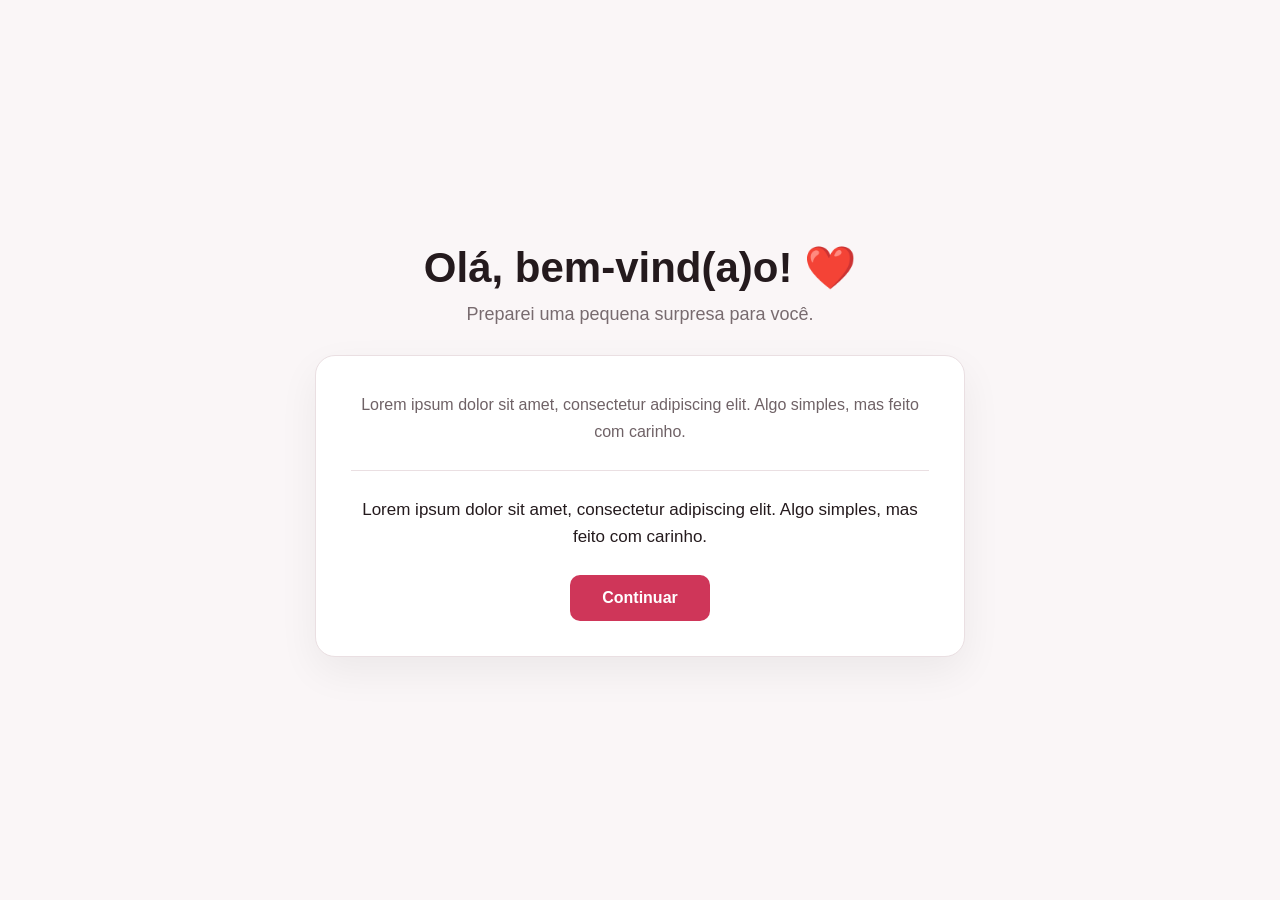
<file: index.html>
<!DOCTYPE html>
<html lang="pt-BR">

<head>
    <meta charset="UTF-8">
    <meta name="viewport" content="width=device-width, initial-scale=1.0">
    <link rel="stylesheet" href="style.css">
    <link rel="icon" href=".//Primeira Tela/src/img/icon.png" type="image/x-icon">
    <title>Olá, bem-vindo</title>
</head>

<body>

    <main class="container">

        <h1>Olá, bem-vind(a)o! ❤️</h1>

        <h3 class="descricao">
            Preparei uma pequena surpresa para você.
        </h3>

        <div class="caixa">

            <p>
                Lorem ipsum dolor sit amet, consectetur adipiscing elit.
                Algo simples, mas feito com carinho.
            </p>

            <hr>

            <h3>
                Lorem ipsum dolor sit amet, consectetur adipiscing elit.
                Algo simples, mas feito com carinho.
            </h3>

            <a href="/Primeira Tela/index.html" class="botao">
                Continuar
            </a>

        </div>

    </main>

</body>

</html>
</file>
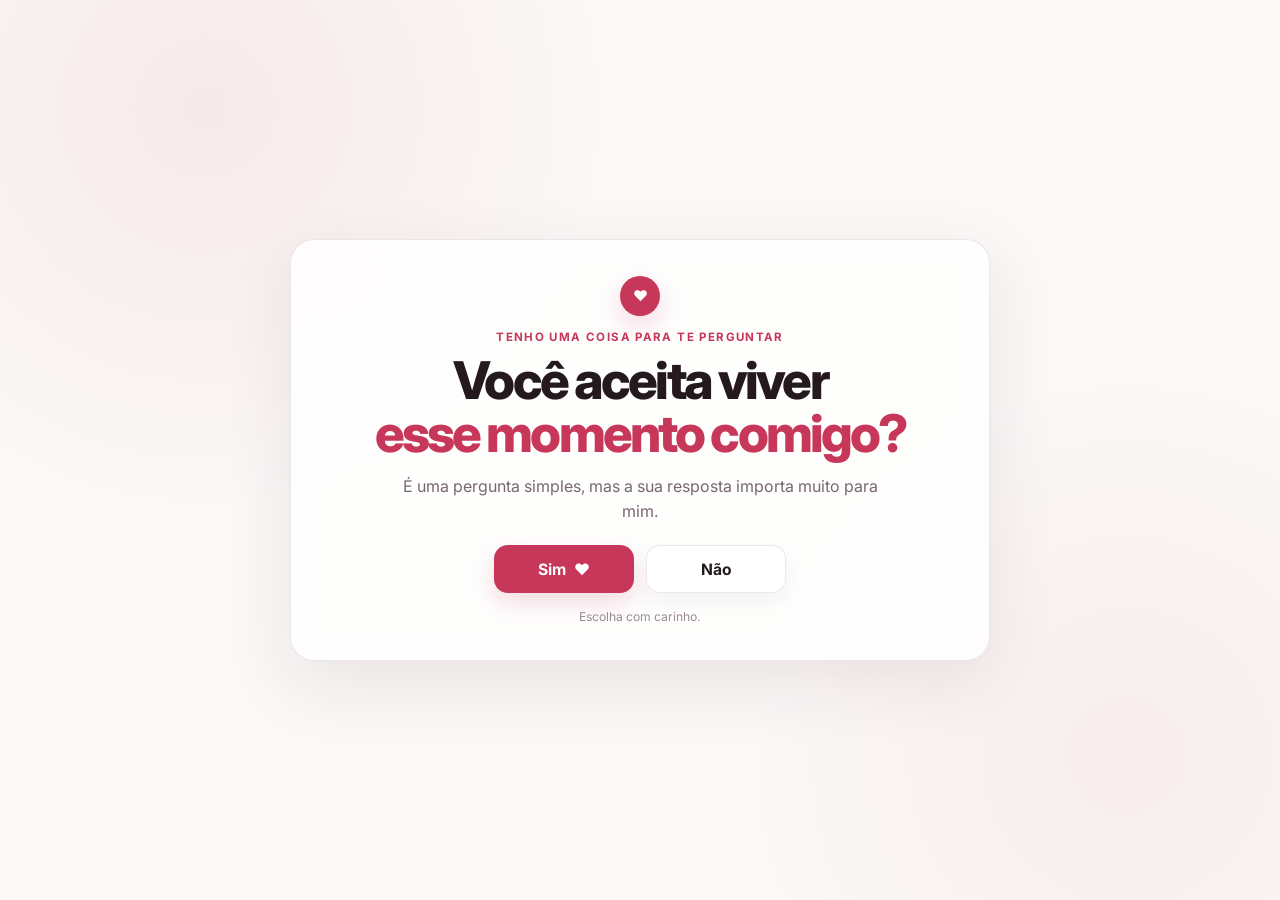
<file: Primeira Tela/index.html>
<!DOCTYPE html>
<html lang="pt-BR">
<head>
  <meta charset="UTF-8">
  <meta name="viewport" content="width=device-width, initial-scale=1.0">
  <meta name="theme-color" content="#fbf8f7">
  <meta name="description" content="Uma pergunta especial para você.">
  <title>Uma pergunta para você ❤️</title>

  <link rel="icon" type="image/png" href="src/img/icon.png">
  <link rel="preconnect" href="https://fonts.googleapis.com">
  <link rel="preconnect" href="https://fonts.gstatic.com" crossorigin>
  <link href="https://fonts.googleapis.com/css2?family=Inter:wght@400;500;600;700;800&display=swap" rel="stylesheet">
  <link rel="stylesheet" href="src/css/style.css">
</head>
<body>
  <main class="hero" aria-labelledby="pergunta-principal">
    <div class="hero__badge" aria-hidden="true">
      <span>♥</span>
    </div>

    <p class="hero__eyebrow">Tenho uma coisa para te perguntar</p>

    <h1 id="pergunta-principal">
      Você aceita viver<br>
      <span>esse momento comigo?</span>
    </h1>

    <p class="hero__text">
      É uma pergunta simples, mas a sua resposta importa muito para mim.
    </p>

    <div class="buttons" aria-label="Escolha uma resposta">
      <button id="sim" type="button" data-href="../Segunda tela/index.html">
        Sim <span aria-hidden="true">♥</span>
      </button>
      <button id="botao" type="button">Não</button>
    </div>

    <p class="hero__hint">Escolha com carinho.</p>
  </main>

  <script src="src/js/script.js"></script>
</body>
</html>
</file>
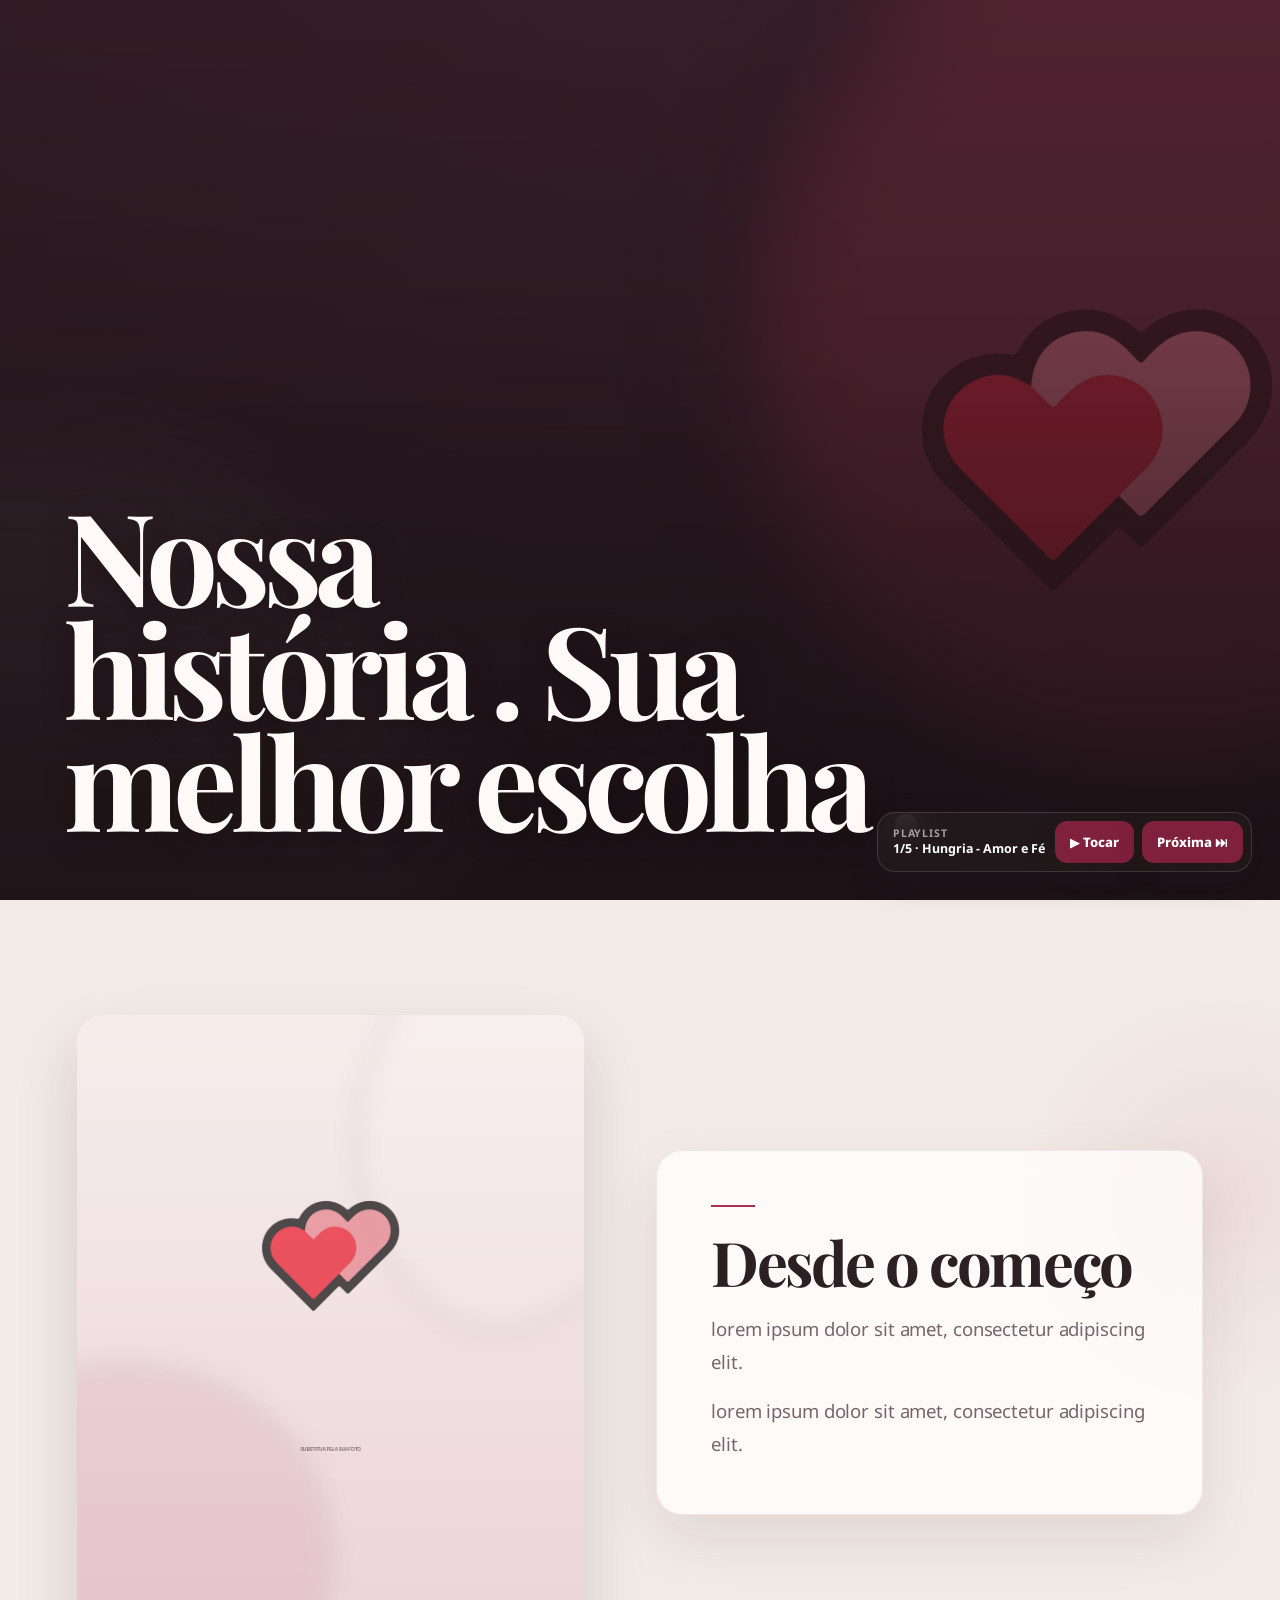
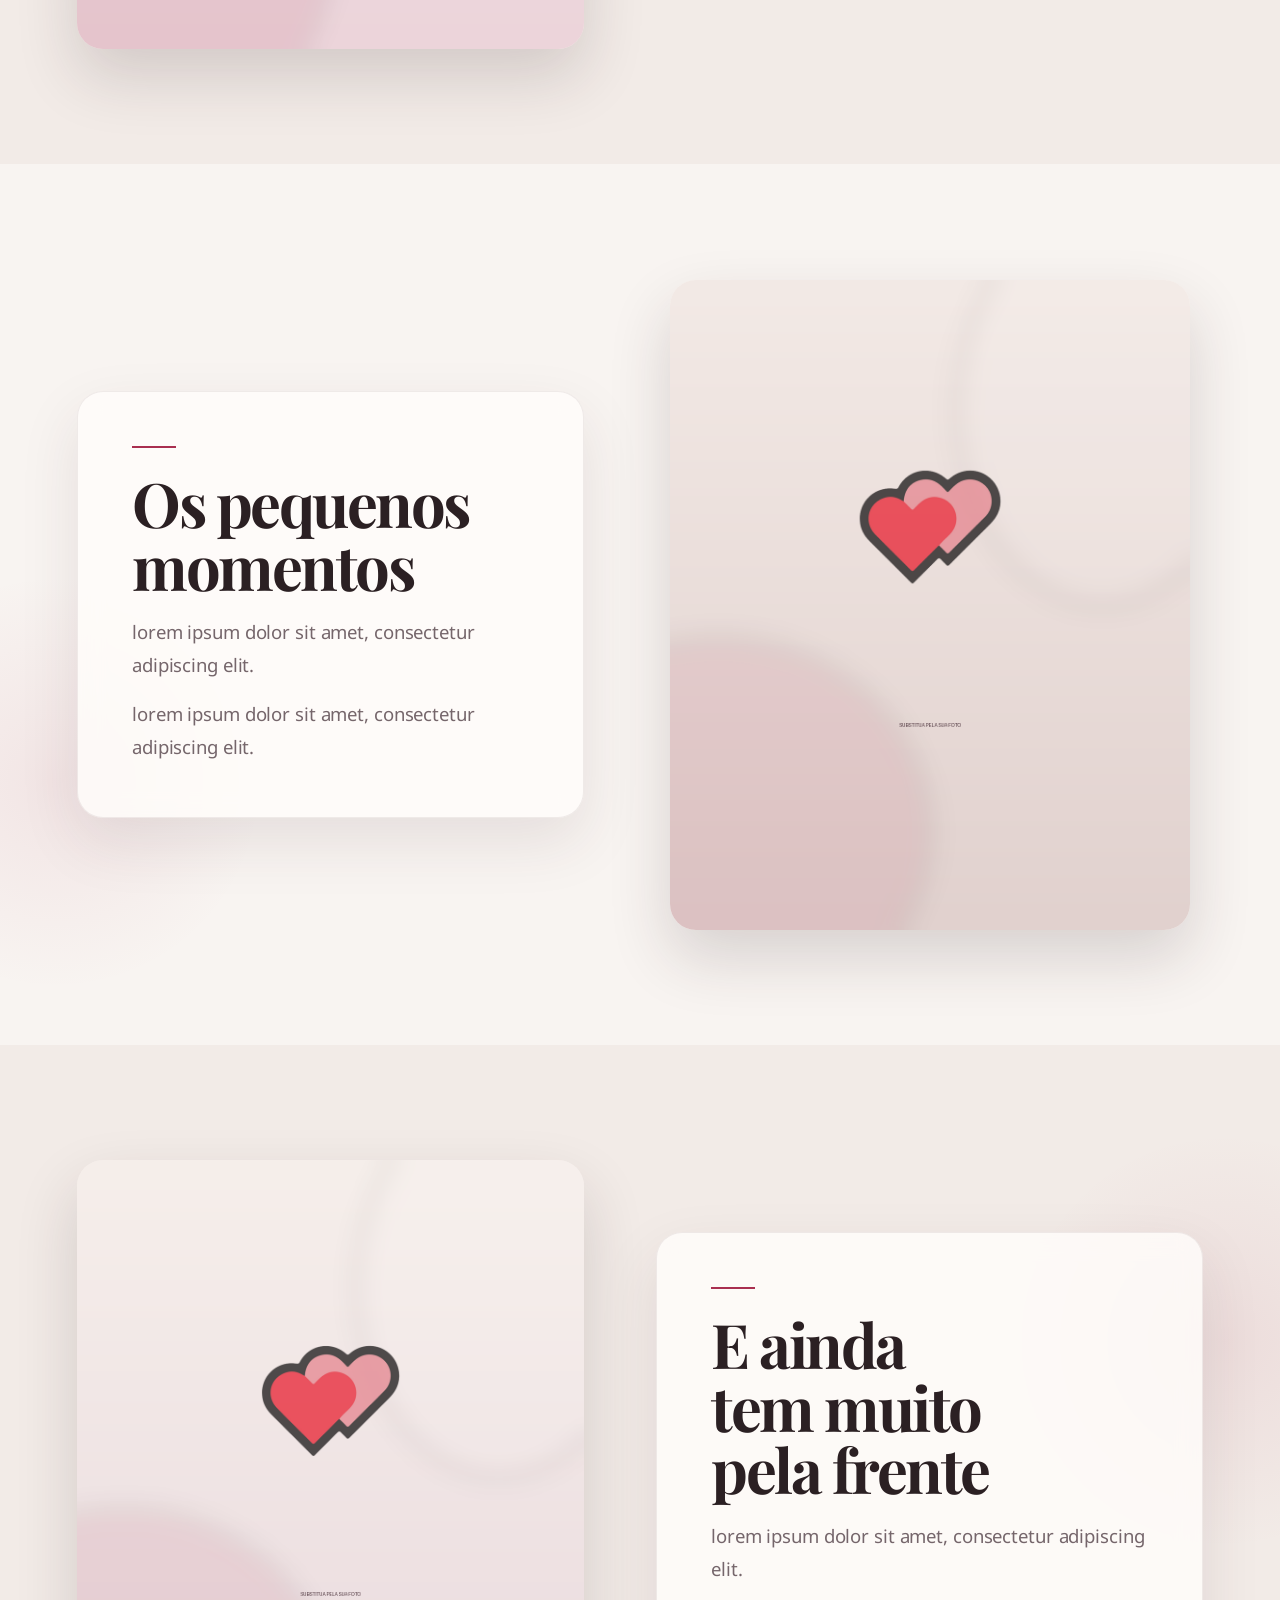
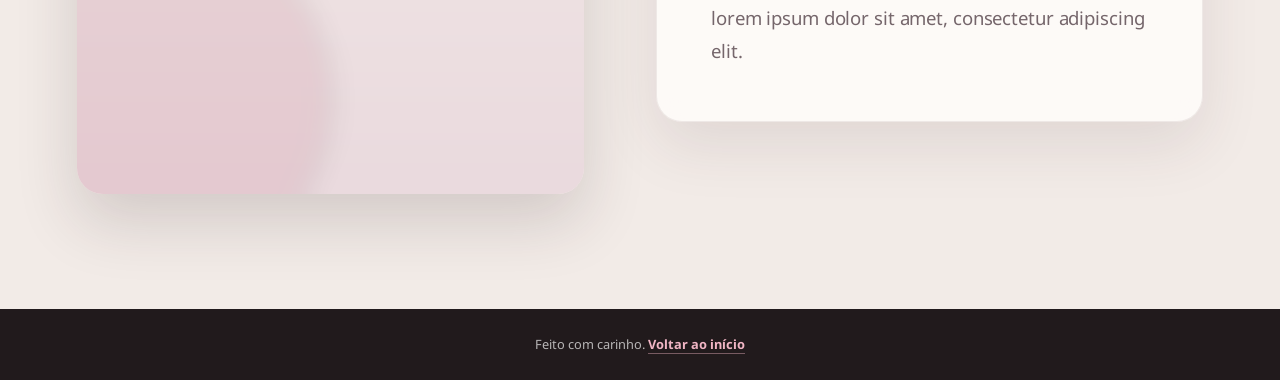
<file: Segunda tela/index.html>
<!DOCTYPE html>
<html lang="pt-BR">
<head>
  <meta charset="UTF-8">
  <meta name="viewport" content="width=device-width, initial-scale=1.0">
  <meta name="theme-color" content="#21171b">
  <meta name="description" content="Uma pequena história feita para alguém especial.">
  <title>Nossa história ❤️</title>
  <link rel="icon" type="image/png" href="src/img/icon.png">
  <link rel="preconnect" href="https://fonts.googleapis.com">
  <link rel="preconnect" href="https://fonts.gstatic.com" crossorigin>
  <link href="https://fonts.googleapis.com/css2?family=Noto+Sans:wght@400;600;700;800&family=Playfair+Display:wght@600;700&display=swap" rel="stylesheet">
  <link rel="stylesheet" href="src/css/style.css">
  <link rel="stylesheet" href="src/css/animate-on-scroll.css">
  <link rel="stylesheet" href="src/css/musica.css">
</head>
<body>
  <main>
    <section class="hero" aria-labelledby="titulo-principal">
      <img class="cover-img" src="src/img/capa.png" alt="Fundo decorativo romântico">
      <h1 id="titulo-principal">Nossa<br>história . Sua melhor escolha .</h1>
    </section>

    <section>
      <img class="animate from-left" src="src/img/momento-1.png" alt="Espaço para uma foto especial de vocês">
      <div class="animate from-right">
        <h2>Desde o começo</h2>
        <p>lorem ipsum dolor sit amet, consectetur adipiscing elit.</p>
        <p>lorem ipsum dolor sit amet, consectetur adipiscing elit.</p>
      </div>
    </section>

    <section>
      <img class="animate from-right" src="src/img/momento-2.png" alt="Espaço para outra foto especial">
      <div class="animate from-left">
        <h2>Os pequenos momentos</h2>
        <p>lorem ipsum dolor sit amet, consectetur adipiscing elit.</p>
        <p>lorem ipsum dolor sit amet, consectetur adipiscing elit.</p>
      </div>
    </section>

    <section>
      <img class="animate from-left" src="src/img/momento-3.png" alt="Espaço para uma terceira foto especial">
      <div class="animate from-right">
        <h2>E ainda tem muito pela frente</h2>
        <p>lorem ipsum dolor sit amet, consectetur adipiscing elit.</p>
        <p>lorem ipsum dolor sit amet, consectetur adipiscing elit.</p>
      </div>
    </section>
  </main>

  <div class="music-player" aria-label="Controle de música">
    <div class="music-info">
      <span class="music-label">Playlist</span>
      <span class="music-track" id="music-track" aria-live="polite">1/4 · Música 1</span>
    </div>
    <div class="music-actions">
      <button class="music-btn" id="music-toggle" type="button" aria-pressed="false">▶ Tocar</button>
      <button class="music-btn music-next" id="music-next" type="button" aria-label="Tocar próxima música">Próxima ⏭</button>
    </div>
    <audio id="background-music" preload="metadata"></audio>
  </div>

  <footer>
    Feito com carinho. <a href="/index.html">Voltar ao início</a>
  </footer>

  <script src="src/js/animate-on-scroll.js"></script>
  <script src="src/js/script.js"></script>
</body>
</html>
</file>
<file: style.css>
* {
  margin: 0;
  padding: 0;
  box-sizing: border-box;
}

body {
  min-height: 100vh;
  display: flex;
  align-items: center;
  justify-content: center;
  background: #faf6f7;
  font-family: Arial, sans-serif;
  color: #241a1d;
}

.container {
  width: 90%;
  max-width: 650px;
  text-align: center;
}

h1 {
  font-size: 42px;
  margin-bottom: 12px;
}

.descricao {
  font-size: 18px;
  font-weight: 400;
  color: #786b6f;
  margin-bottom: 30px;
}

.caixa {
  background: #fff;
  padding: 35px;
  border: 1px solid #eadfe2;
  border-radius: 20px;
  box-shadow: 0 15px 40px rgba(0, 0, 0, 0.06);
}

.caixa p {
  font-size: 16px;
  line-height: 1.7;
  color: #6f6266;
}

.caixa hr {
  border: 0;
  height: 1px;
  background: #eadfe2;
  margin: 25px 0;
}

.caixa h3 {
  font-size: 17px;
  line-height: 1.6;
  font-weight: 500;
  margin-bottom: 25px;
}

.botao {
  display: inline-block;
  padding: 14px 32px;
  background: #cf3659;
  color: white;
  text-decoration: none;
  border-radius: 10px;
  font-weight: 600;
  transition: 0.25s;
}

.botao:hover {
  transform: translateY(-2px);
  background: #b92d4c;
}
</file>
<file: Primeira Tela/src/css/style.css>
:root {
    --bg: #fbf8f7;
    --surface: rgba(255, 255, 255, 0.78);
    --text: #241a1d;
    --muted: #77686d;
    --accent: #c7375a;
    --accent-hover: #ad2c4b;
    --border: rgba(50, 31, 37, 0.10);
    --shadow: 0 22px 70px rgba(65, 38, 46, 0.09);
}

* {
    box-sizing: border-box;
}

html,
body {
    min-height: 100%;
}

html {
    background: var(--bg);
}

body {
    min-height: 100vh;
    margin: 0;
    padding: 14px;
    display: grid;
    place-items: center;
    overflow-x: hidden;
    color: var(--text);
    font-family: 'Inter', system-ui, -apple-system, BlinkMacSystemFont, 'Segoe UI', sans-serif;
    background:
        radial-gradient(circle at 16% 12%, rgba(199, 55, 90, 0.08), transparent 30%),
        radial-gradient(circle at 88% 84%, rgba(199, 55, 90, 0.06), transparent 28%),
        var(--bg);
}

.hero {
    width: min(100%, 700px);
    padding: clamp(26px, 4vh, 38px) clamp(24px, 5vw, 48px);
    text-align: center;
    background: var(--surface);
    border: 1px solid var(--border);
    border-radius: 24px;
    box-shadow: var(--shadow);
    backdrop-filter: blur(14px);
    -webkit-backdrop-filter: blur(14px);
    animation: appear 560ms cubic-bezier(.2, .8, .2, 1) both;
}

.hero__badge {
    width: 40px;
    height: 40px;
    margin: 0 auto 14px;
    display: grid;
    place-items: center;
    border-radius: 50%;
    color: #fff;
    background: var(--accent);
    box-shadow: 0 10px 26px rgba(199, 55, 90, 0.20);
    font-size: 0.92rem;
}

.hero__eyebrow {
    margin: 0 0 10px;
    color: var(--accent);
    font-size: 0.72rem;
    font-weight: 700;
    letter-spacing: 0.12em;
    text-transform: uppercase;
}

h1 {
    margin: 0;
    color: var(--text);
    font-size: clamp(2.25rem, 4.3vw, 3.25rem);
    font-weight: 800;
    line-height: 1.02;
    letter-spacing: -0.055em;
    text-wrap: balance;
}

h1 span {
    color: var(--accent);
}

.hero__text {
    max-width: 500px;
    margin: 14px auto 0;
    color: var(--muted);
    font-size: clamp(0.9rem, 1.5vw, 1rem);
    line-height: 1.55;
}

.buttons {
    margin-top: 22px;
    display: flex;
    align-items: center;
    justify-content: center;
    gap: 12px;
    flex-wrap: wrap;
    position: relative;
    z-index: 10;
}

button {
    min-width: 140px;
    min-height: 48px;
    padding: 11px 22px;
    border-radius: 14px;
    border: 1px solid transparent;
    font: inherit;
    font-size: 0.98rem;
    font-weight: 700;
    cursor: pointer;
    display: inline-flex;
    align-items: center;
    justify-content: center;
    gap: 8px;
    transition:
        transform 160ms ease,
        box-shadow 160ms ease,
        background-color 160ms ease,
        border-color 160ms ease;
    -webkit-tap-highlight-color: transparent;
}

#sim {
    color: #fff;
    background: var(--accent);
    box-shadow: 0 10px 24px rgba(199, 55, 90, 0.18);
}

#sim:hover {
    background: var(--accent-hover);
    transform: translateY(-2px);
    box-shadow: 0 14px 28px rgba(199, 55, 90, 0.23);
}

#sim:active {
    transform: translateY(0) scale(0.985);
}

#botao {
    color: var(--text);
    background: #fff;
    border-color: var(--border);
    box-shadow: 0 8px 22px rgba(45, 27, 32, 0.06);
    will-change: left, top, transform;
    transition:
        left 420ms cubic-bezier(.22, 1, .36, 1),
        top 420ms cubic-bezier(.22, 1, .36, 1),
        transform 180ms ease,
        box-shadow 180ms ease,
        background-color 180ms ease,
        border-color 180ms ease;
}

#botao:hover {
    border-color: rgba(199, 55, 90, 0.24);
    background: #fffafa;
}

button:focus-visible {
    outline: 3px solid rgba(199, 55, 90, 0.20);
    outline-offset: 4px;
}

.hero__hint {
    margin: 16px 0 0;
    color: #9b8d91;
    font-size: 0.76rem;
}

@keyframes appear {
    from {
        opacity: 0;
        transform: translateY(12px) scale(0.99);
    }
    to {
        opacity: 1;
        transform: translateY(0) scale(1);
    }
}

@media (max-width: 600px) {
    body {
        padding: 18px;
    }

    .hero {
        padding: 38px 20px;
        border-radius: 24px;
    }

    .hero__badge {
        width: 44px;
        height: 44px;
        margin-bottom: 18px;
    }

    .hero__eyebrow {
        font-size: 0.72rem;
        letter-spacing: 0.09em;
    }

    h1 {
        font-size: clamp(2.15rem, 11vw, 3.1rem);
    }

    .hero__text {
        margin-top: 18px;
        font-size: 0.95rem;
    }

    .buttons {
        margin-top: 28px;
        gap: 10px;
    }

    button {
        min-width: 132px;
        min-height: 50px;
        padding-inline: 18px;
    }
}

@media (max-width: 360px) {
    .buttons {
        flex-direction: column;
    }

    button {
        width: 100%;
    }
}


@media (max-height: 700px) and (min-width: 601px) {
    body {
        padding: 10px;
    }

    .hero {
        padding-top: 24px;
        padding-bottom: 24px;
    }

    .hero__badge {
        width: 38px;
        height: 38px;
        margin-bottom: 12px;
    }

    h1 {
        font-size: clamp(2.2rem, 4vw, 3rem);
    }

    .hero__text {
        margin-top: 12px;
    }

    .buttons {
        margin-top: 18px;
    }

    .hero__hint {
        margin-top: 12px;
    }
}

@media (prefers-reduced-motion: reduce) {
    *,
    *::before,
    *::after {
        animation-duration: 0.01ms !important;
        transition-duration: 0.01ms !important;
    }
}
</file>
<file: Segunda tela/src/css/style.css>
:root {
  --paper: #f8f4f1;
  --paper-2: #f2ebe7;
  --surface: #fffdfb;
  --ink: #2b2023;
  --muted: #75666b;
  --accent: #a92f50;
  --accent-dark: #7f203c;
  --accent-soft: #ead0d8;
  --line: rgba(76, 50, 58, 0.14);
  --shadow: 0 24px 60px rgba(65, 39, 46, 0.10);
  --radius-lg: 26px;
  --radius-md: 18px;
}

* {
  box-sizing: border-box;
  margin: 0;
  padding: 0;
}

html {
  scroll-behavior: smooth;
  background: var(--paper);
}

html,
body {
  width: 100%;
  overflow-x: hidden;
}

body {
  margin: 0;
  color: var(--ink);
  background: var(--paper);
  font-family: 'Noto Sans', system-ui, -apple-system, BlinkMacSystemFont, 'Segoe UI', sans-serif;
  -webkit-font-smoothing: antialiased;
  text-rendering: optimizeLegibility;
}

::selection {
  background: var(--accent-soft);
  color: var(--accent-dark);
}

::-webkit-scrollbar {
  width: 9px;
}

::-webkit-scrollbar-track {
  background: var(--paper-2);
}

::-webkit-scrollbar-thumb {
  background: #bda8ae;
  border: 2px solid var(--paper-2);
  border-radius: 999px;
}

main {
  width: 100%;
}

section {
  width: 100%;
  min-height: 92vh;
  padding: clamp(72px, 9vw, 130px) clamp(20px, 6vw, 90px);
  display: grid;
  grid-template-columns: minmax(0, 1fr);
  place-items: center;
  gap: clamp(28px, 6vw, 72px);
  position: relative;
}

section:not(:first-of-type)::before {
  content: '';
  position: absolute;
  width: min(34vw, 420px);
  aspect-ratio: 1;
  border-radius: 999px;
  background: radial-gradient(circle, rgba(169, 47, 80, 0.08), rgba(169, 47, 80, 0) 70%);
  pointer-events: none;
}

section:nth-of-type(even) {
  background: var(--paper-2);
}

section:nth-of-type(odd):not(:first-of-type) {
  background: var(--paper);
}

section:nth-of-type(even)::before {
  right: -12%;
  top: 10%;
}

section:nth-of-type(odd):not(:first-of-type)::before {
  left: -12%;
  bottom: 6%;
}

/* Capa */
section:first-of-type {
  min-height: 100svh;
  height: 100svh;
  padding: clamp(28px, 5vw, 72px);
  overflow: hidden;
  display: flex;
  align-items: flex-end;
  justify-content: flex-start;
  background: #21171b;
  isolation: isolate;
}

section:first-of-type::after {
  content: '';
  position: absolute;
  inset: 0;
  z-index: 1;
  pointer-events: none;
  background:
    linear-gradient(180deg, rgba(28, 18, 22, 0.12) 0%, rgba(28, 18, 22, 0.18) 38%, rgba(28, 18, 22, 0.78) 100%),
    linear-gradient(90deg, rgba(28, 18, 22, 0.22), transparent 56%);
}

.cover-img {
  position: absolute;
  inset: 0;
  z-index: 0;
  width: 100%;
  height: 100%;
  object-fit: cover;
  object-position: center;
  filter: saturate(0.9) contrast(1.02);
  transform: scale(1.015);
}

h1 {
  width: min(100%, 940px);
  margin: 0;
  padding: 0;
  position: relative;
  z-index: 2;
  color: #fffaf7;
  font-family: 'Playfair Display', Georgia, serif;
  font-size: clamp(3.25rem, 10vw, 8.6rem);
  font-weight: 700;
  line-height: 0.88;
  letter-spacing: -0.055em;
  text-align: left;
  text-shadow: 0 6px 30px rgba(0, 0, 0, 0.28);
  text-wrap: balance;
}

/* Conteúdo */
section div {
  width: min(100%, 620px);
  padding: clamp(28px, 4.5vw, 54px);
  position: relative;
  z-index: 2;
  background: rgba(255, 253, 251, 0.82);
  border: 1px solid rgba(111, 78, 87, 0.10);
  border-radius: var(--radius-lg);
  box-shadow: var(--shadow);
  backdrop-filter: blur(12px);
  -webkit-backdrop-filter: blur(12px);
}

section div::before {
  content: '';
  display: block;
  width: 44px;
  height: 2px;
  margin-bottom: 24px;
  background: var(--accent);
}

h2 {
  margin: 0 0 18px;
  color: var(--ink);
  font-family: 'Playfair Display', Georgia, serif;
  font-size: clamp(2rem, 4.8vw, 4.2rem);
  font-weight: 700;
  line-height: 1.02;
  letter-spacing: -0.04em;
  text-wrap: balance;
}

p {
  margin-top: 0;
  color: var(--muted);
  font-size: clamp(1rem, 1.8vw, 1.16rem);
  font-weight: 400;
  line-height: 1.78;
  letter-spacing: -0.006em;
}

p + p {
  margin-top: 1rem;
}

img:not(.cover-img) {
  display: block;
  width: min(100%, 520px);
  height: auto;
  aspect-ratio: 4 / 5;
  object-fit: cover;
  position: relative;
  z-index: 2;
  border: 0;
  border-radius: var(--radius-lg);
  box-shadow: 0 28px 62px rgba(52, 33, 39, 0.16);
  transition: transform 420ms cubic-bezier(.22, 1, .36, 1), box-shadow 420ms ease;
}

img:not(.cover-img):hover {
  transform: translateY(-6px);
  box-shadow: 0 34px 72px rgba(52, 33, 39, 0.20);
}

footer {
  width: 100%;
  padding: clamp(18px, 2.8vw, 26px) 20px;
  text-align: center;
  color: rgba(255, 255, 255, 0.68);
  background: #211a1c;
  font-size: 0.8rem;
  line-height: 1.45;
}

footer a {
  color: #f0b5c4;
  font-weight: 700;
  text-decoration: none;
  border-bottom: 1px solid rgba(240, 181, 196, 0.42);
  transition: color 160ms ease, border-color 160ms ease;
}

footer a:hover {
  color: #fff;
  border-color: rgba(255, 255, 255, 0.78);
}

/* Player de música */
.music-player {
  position: fixed;
  right: clamp(14px, 2.5vw, 28px);
  bottom: clamp(14px, 2.5vw, 28px);
  z-index: 1000;
  display: flex;
  align-items: center;
  justify-content: center;
  gap: 8px;
}

.flutuante,
.music-btn {
  min-height: 46px;
  padding: 11px 16px;
  display: inline-flex;
  align-items: center;
  justify-content: center;
  gap: 8px;
  color: #fff;
  background: rgba(33, 26, 28, 0.88);
  border: 1px solid rgba(255, 255, 255, 0.14);
  border-radius: 999px;
  box-shadow: 0 12px 32px rgba(36, 20, 26, 0.18);
  backdrop-filter: blur(14px);
  -webkit-backdrop-filter: blur(14px);
  cursor: pointer;
  font: inherit;
  font-size: 0.86rem;
  font-weight: 700;
  transition: transform 160ms ease, background-color 160ms ease, box-shadow 160ms ease;
}

.flutuante:hover,
.music-btn:hover {
  background: var(--accent-dark);
  transform: translateY(-2px);
  box-shadow: 0 14px 34px rgba(75, 22, 40, 0.24);
}

.flutuante:active,
.music-btn:active {
  transform: translateY(0) scale(0.985);
}

button:focus-visible,
a:focus-visible {
  outline: 3px solid rgba(169, 47, 80, 0.28);
  outline-offset: 4px;
}

@media (min-width: 920px) {
  section:not(:first-of-type) {
    grid-template-columns: minmax(280px, 520px) minmax(320px, 620px);
    justify-content: center;
  }

  section:not(:first-of-type) > img:not(.cover-img) {
    grid-column: 1;
  }

  section:not(:first-of-type) > div {
    grid-column: 2;
  }

  section:nth-of-type(odd):not(:first-of-type) > img:not(.cover-img) {
    grid-column: 2;
    grid-row: 1;
  }

  section:nth-of-type(odd):not(:first-of-type) > div {
    grid-column: 1;
    grid-row: 1;
  }
}

@media (max-width: 919px) {
  section:not(:first-of-type) {
    min-height: auto;
  }

  section div {
    width: min(100%, 620px);
  }

  img:not(.cover-img) {
    width: min(100%, 560px);
    aspect-ratio: 4 / 5;
  }
}

@media (max-width: 600px) {
  section {
    padding: 68px 18px;
    gap: 24px;
  }

  section:first-of-type {
    padding: 24px 20px 48px;
  }

  h1 {
    font-size: clamp(3.1rem, 17vw, 5.4rem);
  }

  section div {
    padding: 26px 22px;
    border-radius: 22px;
  }

  section div::before {
    margin-bottom: 20px;
  }

  img:not(.cover-img) {
    border-radius: 22px;
    aspect-ratio: 1 / 1.16;
  }

  .music-player {
    right: 12px;
    bottom: 12px;
  }

  .flutuante,
  .music-btn {
    min-height: 44px;
    padding: 10px 14px;
    font-size: 0.8rem;
  }
}

@media (max-width: 600px) {
  footer {
    padding: 16px 18px;
    font-size: 0.76rem;
  }
}

@media (prefers-reduced-motion: reduce) {
  html {
    scroll-behavior: auto;
  }

  *,
  *::before,
  *::after {
    animation-duration: 0.01ms !important;
    animation-iteration-count: 1 !important;
    transition-duration: 0.01ms !important;
  }
}
</file>
<file: Segunda tela/src/css/musica.css>
.music-player {
    position: fixed;
    right: clamp(14px, 2.5vw, 28px);
    bottom: clamp(14px, 2.5vw, 28px);
    z-index: 1000;
    display: flex;
    align-items: center;
    gap: 10px;
    padding: 8px;
    color: #fff;
    background: rgba(33, 26, 28, 0.88);
    border: 1px solid rgba(255, 255, 255, 0.14);
    border-radius: 18px;
    box-shadow: 0 12px 32px rgba(36, 20, 26, 0.18);
    backdrop-filter: blur(14px);
    -webkit-backdrop-filter: blur(14px);
}

.music-info {
    display: flex;
    flex-direction: column;
    min-width: 112px;
    padding-left: 7px;
    line-height: 1.2;
}

.music-label {
    margin-bottom: 3px;
    color: rgba(255,255,255,.58);
    font-size: .66rem;
    font-weight: 700;
    letter-spacing: .08em;
    text-transform: uppercase;
}

.music-track {
    max-width: 190px;
    overflow: hidden;
    color: #fff;
    font-size: .78rem;
    font-weight: 700;
    text-overflow: ellipsis;
    white-space: nowrap;
}

.music-actions {
    display: flex;
    align-items: center;
    gap: 8px;
}

.music-next {
    background: rgba(255, 255, 255, 0.10);
    border: 1px solid rgba(255, 255, 255, 0.14);
}

.music-next:hover {
    background: rgba(255, 255, 255, 0.17);
}

.music-btn {
    min-height: 42px;
    padding: 10px 15px;
    color: #fff;
    background: #7f203c;
    border: 0;
    border-radius: 12px;
    cursor: pointer;
    font: inherit;
    font-size: 0.82rem;
    font-weight: 800;
    transition: transform 160ms ease, background-color 160ms ease;
}

.music-btn:hover {
    background: #a92f50;
    transform: translateY(-1px);
}

.music-btn:active {
    transform: translateY(0) scale(.98);
}

@media (max-width: 520px) {
    .music-player {
        right: 10px;
        bottom: 10px;
        max-width: calc(100vw - 20px);
    }

    .music-info {
        min-width: 92px;
    }

    .music-track {
        max-width: 130px;
        font-size: .72rem;
    }

    .music-actions {
        gap: 6px;
    }

    .music-btn {
        min-height: 40px;
        padding: 9px 11px;
        font-size: .76rem;
    }
}
</file>
